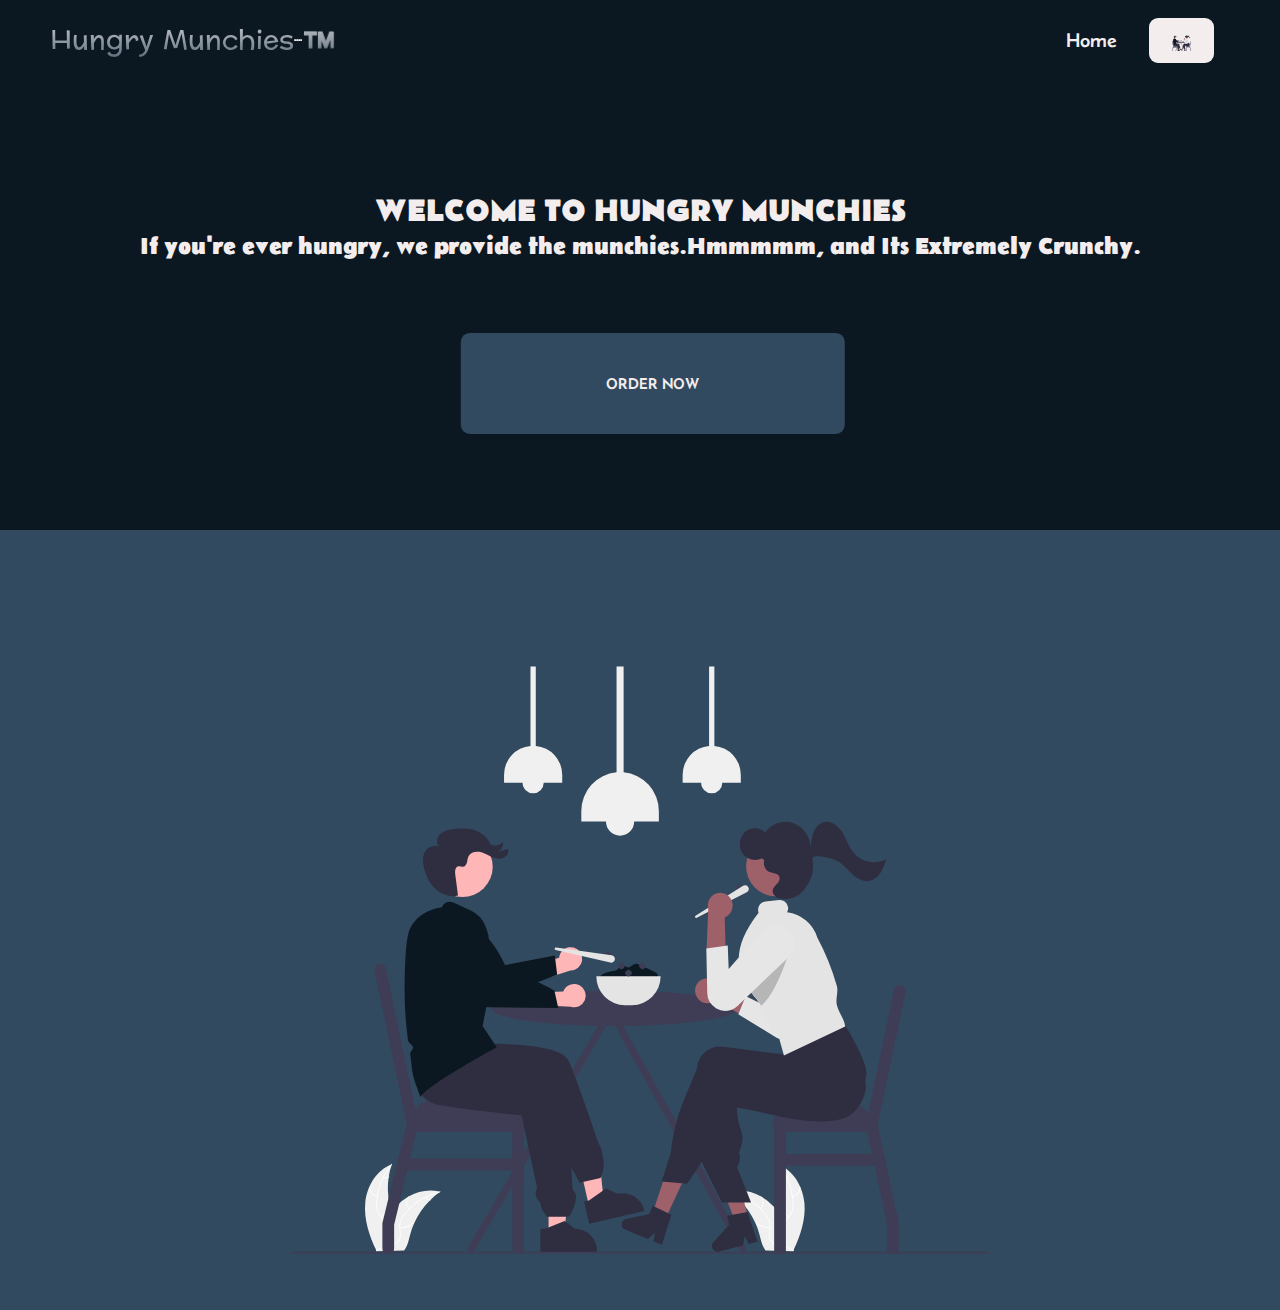
<file: index.html>
<!DOCTYPE html>
<html lang="en">
<head>
    <meta charset="UTF-8">
    <meta name="viewport" content="width=device-width, initial-scale=1.0">
    <title>Hungry Munchies™</title>
    <link rel="shortcut icon" href="https://cdn-icons-png.flaticon.com/512/63/63000.png" type="image/x-icon">
    <link rel="stylesheet" href="https://cdnjs.cloudflare.com/ajax/libs/font-awesome/6.4.2/css/all.min.css" integrity="sha512-z3gLpd7yknf1YoNbCzqRKc4qyor8gaKU1qmn+CShxbuBusANI9QpRohGBreCFkKxLhei6S9CQXFEbbKuqLg0DA==" 
    crossorigin="anonymous" referrerpolicy="no-referrer" />
    <script src="project.js" defer></script>
    <link rel="stylesheet" href="project.css">
   
</head>
<body>
    <nav class="navbar">
    <div class="navbar_container">
    <a href="index.html" id="navbar_logo">Hungry Munchies
        <hr>
        <hr>
        <hr>
        <hr>
        <i class="fa-solid fa-burger"></i>&#8482;&#65039;
    </a>
    <div class="navbar_toggle" id="mobile-menu">
        <span class="bar"></span>
        <span class="bar"></span>
        <span class="bar"></span>
    </div>
    <ul class="navbar_menu">
    <li class="navbar_item">
    <a href="index.html" class="navbar_links">Home</a></li>
    <li class="navbar_btn">
        <a href="orderNowPage.html" class="navButton"><img src="undraw_eating_together_re_ux62.svg" height="25px" width="25px"></a></li>
    </ul>
    </div>
    </nav>
    <div class="main">
        <div class="main_container">
            <div class="main_content">
                <h1>WELCOME TO HUNGRY MUNCHIES</h1>
                <h2>If you're ever hungry, we provide the munchies.Hmmmmm, and Its Extremely Crunchy.</h2>
                <a href="orderNowPage.html" class="orderNow">ORDER NOW<i class="fa-solid fa-cart-shopping"></i></a>
            </div>
                <div class="mainImgContainer2"><img src="undraw_eating_together_re_ux62.svg" height="700px" width="700px"></div>
               </div>
            </div>
                
            </div>
    
</body>
</html>
</file>
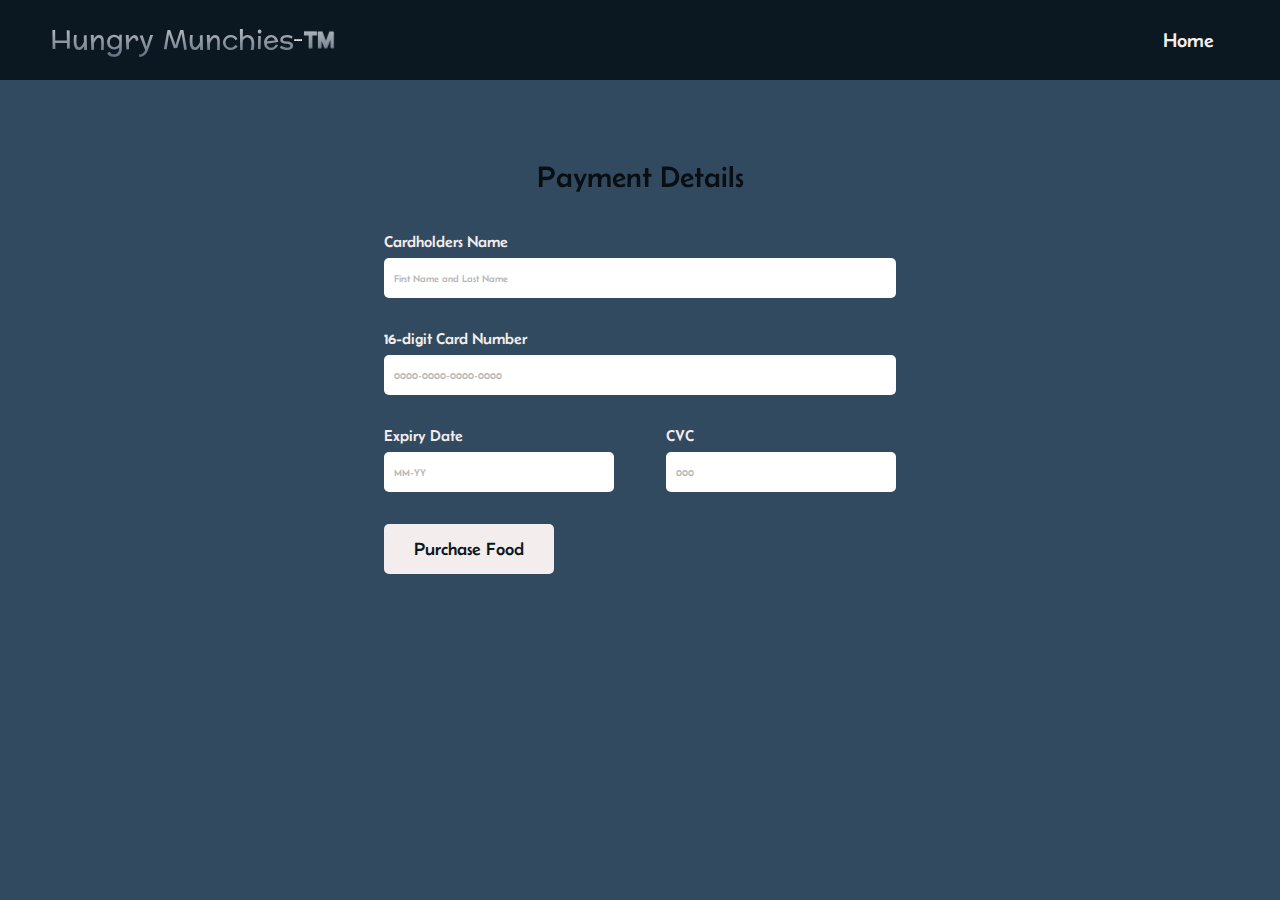
<file: checkOutPage.html>
<!DOCTYPE html>
<html lang="en">
<head>
    <meta charset="UTF-8">
    <meta name="viewport" content="width=device-width, initial-scale=1.0">
    <title>Hungry Munchies™</title>
    <link rel="shortcut icon" href="https://cdn-icons-png.flaticon.com/512/63/63000.png" type="image/x-icon">
    <link rel="stylesheet" href="https://cdnjs.cloudflare.com/ajax/libs/font-awesome/6.4.2/css/all.min.css" integrity="sha512-z3gLpd7yknf1YoNbCzqRKc4qyor8gaKU1qmn+CShxbuBusANI9QpRohGBreCFkKxLhei6S9CQXFEbbKuqLg0DA==" 
    crossorigin="anonymous" referrerpolicy="no-referrer" />
    <script src="checkOutPage.js" defer></script>
    <link rel="stylesheet" href="checkOutPage.css">
   
</head>
<body>
    <nav class="navbar">
    <div class="navbar_container">
    <a href="index.html" id="navbar_logo">Hungry Munchies
        <hr>
        <hr>
        <hr>
        <hr>
        <i class="fa-solid fa-burger"></i>&#8482;&#65039;
    </a>
    <div class="navbar_toggle" id="mobile-menu">
        <span class="bar"></span>
        <span class="bar"></span>
        <span class="bar"></span>
    </div>
    <ul class="navbar_menu">
    <li class="navbar_item">
    <a href="index.html" class="navbar_links">Home</a></li>
    </ul>
    </div>
    </nav>

<div class="formContainer">
    <h2 class="formTitle">Payment Details</h2>
    <form action="" class="checkoutForm">
        <div class="inputLine">
            <label for="name">Cardholders Name</label>
            <input type="text" name="name" id="name" placeholder="First Name and Last Name">
        </div>
        <div class="inputLine">
            <label for="name">16-digit Card Number</label>
            <input type="text" name="card" id="card" placeholder="0000-0000-0000-0000">
        </div>
        <div class="inputContainer">
            <div class="inputLine">
                <label for="date">Expiry Date</label>
                <input type="text" name="date" id="date" placeholder="MM-YY">
            </div>
            <div class="inputLine">
                <label for="date">CVC</label>
                <input type="text" name="CVC" id="CVC" placeholder="000">
            </div>
        </div>
        <input type="button" value="Purchase Food">
    </form>
</div>
</file>
<file: project.css>
@import url('https://fonts.googleapis.com/css2?family=Belanosima:wght@600&family=Fasthand&family=Handjet:wght@300&family=Heebo:wght@200&family=Josefin+Sans&family=PT+Sans:wght@400;700&family=Preahvihear&family=Rubik+Dirt&display=swap');
* {
    box-sizing: border-box;
    margin: 0;
    padding: 0;
    font-family: 'Belanosima', sans-serif; 
}
body {
   background-color: #324A5F;
   width: 100%;
}

.navbar {
    background: #0C1821;
    height:80px;
    display: flex;
    justify-content: center;
    align-items: center;
    font-size: 24px;
    position: sticky;
    top:0;
    z-index: 999;

}

.navbar_container {
    display:flex;
    justify-content: space-between;
    height: 80px;
    z-index: 1;
    width: 100%;
    max-width: 100%;
    margin: 0 auto;
    padding: 0 50px;
}

#navbar_logo {
    background-color: #F4EDED;
    background-image: linear-gradient(to top, #324A5F 10%, #F4EDED 90%);
    background-size: 100%;
    -webkit-background-clip: text;
    -moz-background-clip: text;
    -webkit-text-fill-color: transparent;
    -moz-text-fill-color: transparent;
    display: flex;
    align-items: center;
    cursor: pointer;
    text-decoration: none;
    font-size: 27px;
    font-family: 'Preahvihear', sans-serif;
    justify-content: space-between;
}

.navbar_menu {
    display: flex;
    align-items: center;
    list-style:none;
    text-align: center;
}

.navbar_item {
    height:80px;
    }

.navbar_links {
    color: #F4EDED;
    display: flex;
    align-items: center;
    justify-content: center;
    text-decoration: none;
    padding: 0 1rem;
    height: 100%;
    font-size: 20px;
}

.navbar_btn {

    display: flex;
    justify-content: center;
    align-items: center;
    padding: 0 1rem;
    width: 100%;
}

.navButton {
    display: flex;
    justify-content: center;
    align-items: center;
    text-decoration: double;
    padding: 10px 20px;
    height: 100%;
    width: 100%;
    border: none;
    outline: none;
    border-radius: 9px;
    background: #F4EDED;
    color: #0C1821;
}


.navButton:hover {
    background: #324A5F;
    transition: all 0.4s ease;
}

.navbar_links:hover {
    color:#324A5F;
    transition: all 0.4s ease;
}

@media screen and (max-width: 960px) {

    body{
        background-color:#0C1821;
      
    }
    .navbar_container{
        display: flex;
        justify-content: space-between;
        height: 35px;
        z-index:1;
        width: 100%;
        max-width: 1300px;
        padding: 0;
    

    }

    .navbar_menu {
        display: grid;
        grid-template-columns: auto;
        margin: 0;
        width: 100%;
        position: absolute;
        top: -1000px;
        opacity: 0;
        transition: all 0.4s ease;
        height: 50vh;
        z-index: -1;
    }

    .navbar_menu.active {
        background: #0C1821;
        top: 100%;
        opacity: 1;
        transition: all 0.4s ease;
        z-index: 99;
        height: 50vh;
        font-size: 1.2rem;

    }

    #navbar_logo{
        padding-left: 25px;
    }
    
    .navbar_toggle .bar {
        width: 25px;
        height: 6px;
        margin: 4px auto;
        transition: all 0.2s ease;
        background: #ffffff;
    }

    .navbar_item {
        width: 100%;
    }

    .navbar_links {
        text-align: center;
        padding: 2rem;
        width: 100%;
        display: table;
        background: #0C1821;
        padding-bottom: 3rem;
        padding-top: 3rem;
    }

    #mobile-menu {
        
        position: absolute;
        top: 20%;
        right: 5%;
        transform: translate(5%, 20%);

    }

    .navbar_btn{
        padding-top: 4rem;
        padding-bottom: 4rem;
        background: #0C1821;

    }

    .navButton{
        display:flex;
        justify-content: center;
        align-items: center;
        width: 80%;
        height: 80px;
        margin: 0;

    }

    .navbar_toggle .bar{
        display: block;
        cursor: pointer;
    }

    #mobile-menu.is-active .bar:nth-child(2) {
        opacity:0;
    }
    #mobile-menu.is-active .bar:nth-child(1) {
        transform: translateY(8px) rotate(45deg);
    }
    #mobile-menu.is-active .bar:nth-child(3) {
        transform: translateY(-8px) rotate(-45deg);
    }

    .mainImgContainer {
        display: inline-flex;
        
       }

    .mainImgContainer2 {
       display: flex;
       align-content: stretch;
    }

}



.main_content {
    padding-top: 7rem;
    text-align: center;
    color: #F4EDED;
    height: 50vh;
    width: 100vw;
    background-color: #0C1821;
    max-width: 100%;
}

.orderNow {

    display: flex;
    justify-content: center;
    align-items: center;
    text-decoration: none;
    transform: translate(120%, 70%);
    padding:10px 20px;
    height: 30%;
    width: 30%;
    border: none;
    outline: none;
    border-radius: 9px;
    background:#324A5F;
    color: #F4EDED;
    
}

.orderNow:hover{
    background-color: #0C1821;
    transition: all 0.4s ease;

}


.mainImgContainer2 {
    
    display: flex;
    justify-content: center;
    padding-top: 5rem;

}

.menuItem {
    height: 50vh;
    width: 1100px;
}
</file>
<file: checkOutPage.css>
@import url('https://fonts.googleapis.com/css2?family=Belanosima:wght@600&family=Fasthand&family=Handjet:wght@300&family=Heebo:wght@200&family=Josefin+Sans&family=PT+Sans:wght@400;700&family=Preahvihear&family=Rubik+Dirt&display=swap');
* {
    box-sizing: border-box;
    margin: 0;
    padding: 0;
    font-family: 'Belanosima', sans-serif; 
}
body {
   background-color: #324A5F;
   width: 100%;
  
}

.navbar {
    background: #0C1821;
    height:80px;
    display: flex;
    justify-content: center;
    align-items: center;
    font-size: 24px;
    position: sticky;
    top:0;
    z-index: 999;

}

.navbar_container {
    display:flex;
    justify-content: space-between;
    height: 80px;
    z-index: 1;
    width: 100%;
    max-width: 100%;
    margin: 0 auto;
    padding: 0 50px;
}

#navbar_logo {
    background-color: #F4EDED;
    background-image: linear-gradient(to top, #324A5F 10%, #F4EDED 90%);
    background-size: 100%;
    -webkit-background-clip: text;
    -moz-background-clip: text;
    -webkit-text-fill-color: transparent;
    -moz-text-fill-color: transparent;
    display: flex;
    align-items: center;
    cursor: pointer;
    text-decoration: none;
    font-size: 27px;
    font-family: 'Preahvihear', sans-serif;
    justify-content: space-between;
}

.navbar_menu {
    display: flex;
    align-items: center;
    list-style:none;
    text-align: center;
}

.navbar_item {
    height:80px;
    }

.navbar_links {
    color: #F4EDED;
    display: flex;
    align-items: center;
    justify-content: center;
    text-decoration: none;
    padding: 0 1rem;
    height: 100%;
    font-size: 20px;
}

.navbar_btn {

    display: flex;
    justify-content: center;
    align-items: center;
    padding: 0 1rem;
    width: 100%;
}

.navButton {
    display: flex;
    justify-content: center;
    align-items: center;
    text-decoration: double;
    padding: 10px 20px;
    height: 100%;
    width: 100%;
    border: none;
    outline: none;
    border-radius: 9px;
    background: #F4EDED;
    color: #0C1821;
}


.navButton:hover {
    background: #324A5F;
    transition: all 0.4s ease;
}

.navbar_links:hover {
    color:#324A5F;
    transition: all 0.4s ease;
}

.checkoutProgress{
    display: flex;
    justify-content: space-between;
    align-items: center;
    width: 60%;
}
.progressStep{
    display: flex;
    justify-content: center;
    align-items: center;
    flex-direction: column;
}

.stepCheck{
    background-color: #F4EDED;
    height: 30px;
    width: 30px;
    border-radius: 30px;
    margin-bottom: 1rem;
    position: relative;
    background-image: url(resources/check.svg);
    background-position: center;
    background-repeat: no-repeat;
    background-size: 60%;
    }

.progressStep:nth-of-type(3) .stepCheck::after{
    display: none;
}

.progressStep:nth-of-type(3) .stepCheck{
    background-image: none;
    background-color: #324A5F;
    border: 2px solid #F4EDED;
}

.progressStep:nth-of-type(2) .stepCheck::after{
    background-color: #F4EDED;
}
.progressStep:nth-of-type(2) .stepCheck{
    background-image: none;
    background-color: #F4EDED;
    border: 2px solid #324A5F;
}

.stepCheck::after{
    content: "";
    width: 15vw;
    height: 2px;
    background-color: inherit;
    position: absolute;
    top: 500px;
    right: 0;
    transform: translateX(100%) translateY(-50%);
}

.stepTitle{
    color: #F4EDED;
}
.formContainer{
    width: 100%;
    margin-top: 5rem;
    display: flex;
    justify-content: center;
    align-items: center;
    flex-direction: column;
    padding: 0 30%;

}

.formTitle{
    font-size: 30px;
    margin-bottom: 2.5rem;
    font-weight: 500;
    opacity: 0.8;
    color: black;
}

.checkoutForm{
    display: flex;
    justify-content: center;
    align-items: flex-start;
    flex-direction: column;
    width: 100%;
}

.inputLine{
    display: flex;
    justify-content: center;
    align-items: flex-start;
    flex-direction: column;
    margin-bottom: 2rem;
    width: 100%;
}

label{
    font-size: 16px;
    color: #F4EDED;
    margin-bottom: 0.5rem;
}

input[type="text"]{
    width: 100%;
    height: 40px;
    padding: 0 10px;
    background-color: #ffffff;
    border-radius: 5px;
    border: none;
    font-size: 10px;
}

input[type="text"]::placeholder{
    font-size: 10px;
    color: rgb(183, 183, 183);
}

.inputContainer{
    display: flex;
    justify-content: space-between;
    align-items: center;
    width: 100%;
}

.inputContainer .inputLine{
    width: 45%;
}

input[type="button"]{
    background-color: #F4EDED;
    color: #0C1821;
    font-weight: 500;
    font-size: 18px;
    height: 50px;
    padding: 0 30px;
    border: none;
    border-radius: 5px;
    cursor: pointer;
}

input[type="button"]:hover{
    background-color: #ffffff;
    transition: all 0.4s ease;
}


@media screen and (max-width: 960px) {

    body{
        background-color:#0C1821;
      
    }

    body background-color{
        transition: all 0.5s ease;
    }
    .navbar_container{
        display: flex;
        justify-content: space-between;
        height: 35px;
        z-index:1;
        width: 100%;
        max-width: 1300px;
        padding: 0;
    

    }

    .navbar_menu {
        display: grid;
        grid-template-columns: auto;
        margin: 0;
        width: 100%;
        position: absolute;
        top: -1000px;
        opacity: 0;
        transition: all 0.4s ease;
        height: 50vh;
        z-index: -1;
    }

    .navbar_menu.active {
        background: #0C1821;
        top: 100%;
        opacity: 1;
        transition: all 0.4s ease;
        z-index: 99;
        height: 50vh;
        font-size: 1.2rem;

    }

    #navbar_logo{
        padding-left: 25px;
    }
    
    .navbar_toggle .bar {
        width: 25px;
        height: 6px;
        margin: 4px auto;
        transition: all 0.2s ease;
        background: #ffffff;
    }

    .navbar_item {
        width: 100%;
    }

    .navbar_links {
        text-align: center;
        padding: 2rem;
        width: 100%;
        display: table;
        background: #0C1821;
        padding-bottom: 3rem;
        padding-top: 3rem;
    }

    #mobile-menu {
        
        position: absolute;
        top: 20%;
        right: 5%;
        transform: translate(5%, 20%);

    }

    .navbar_btn{
        padding-top: 4rem;
        padding-bottom: 4rem;
        background: #0C1821;

    }

    .navButton{
        display:flex;
        justify-content: center;
        align-items: center;
        width: 80%;
        height: 80px;
        margin: 0;

    }

    .navbar_toggle .bar{
        display: block;
        cursor: pointer;
    }

    #mobile-menu.is-active .bar:nth-child(2) {
        opacity:0;
    }
    #mobile-menu.is-active .bar:nth-child(1) {
        transform: translateY(8px) rotate(45deg);
    }
    #mobile-menu.is-active .bar:nth-child(3) {
        transform: translateY(-8px) rotate(-45deg);
    }

    .mainImgContainer {
        display: inline-flex;
        
       }

    .mainImgContainer2 {
       display: flex;
       align-content: stretch;
    }
    .formTitle{
        font-size: 30px;
        margin-bottom: 2.5rem;
        font-weight: 500;
        opacity: 0.8;
        color: white;
    }

}
</file>
